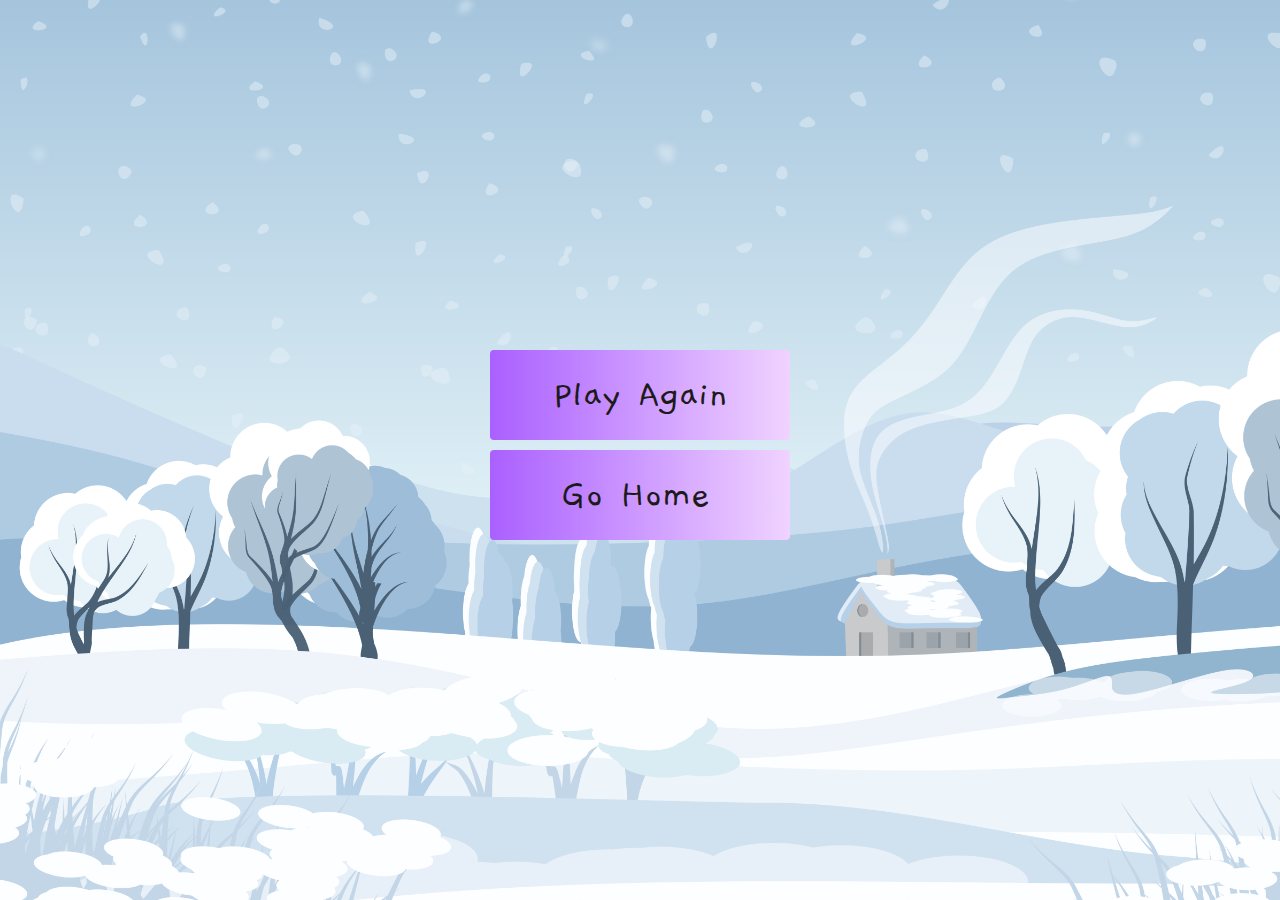
<file: end.html>
<!DOCTYPE html>
<html lang="en">
<head>
    <meta charset="UTF-8">
    <meta name="viewport" content="width=device-width, initial-scale=1.0">
    <title>Document</title>
    <link rel="stylesheet" href="style.css">
    <link rel="stylesheet" href="https://use.fontawesome.com/releases/v5.13.1/css/all.css" integrity="sha384-xxzQGERXS00kBmZW/6qxqJPyxW3UR0BPsL4c8ILaIWXva5kFi7TxkIIaMiKtqV1Q" crossorigin="anonymous">
</head>
<body>
    <div class="container">
        <div id="end" class="flex-center flex-column">
            <!-- <h1 id="finalScore">0</h1>
            <form class="end-form-container">
                <h2 id="end-text">Enter your name below to save your score!</h2>
                <input type="text" name="name" id="username" placeholder="Enter your name">
                <button class="btn" id="saveScoreBtn" type="submit" onclick="saveHighScore(event)" disabled>Save</button>
            </form> -->
            <a href="game.html" class="btn">Play Again</a>
            <a href="index.html" class="btn">Go Home<i class="fas fa-home"></i></a>
        </div>
    </div>
    <script src="end.js"></script>
</body>
</html>
</file>
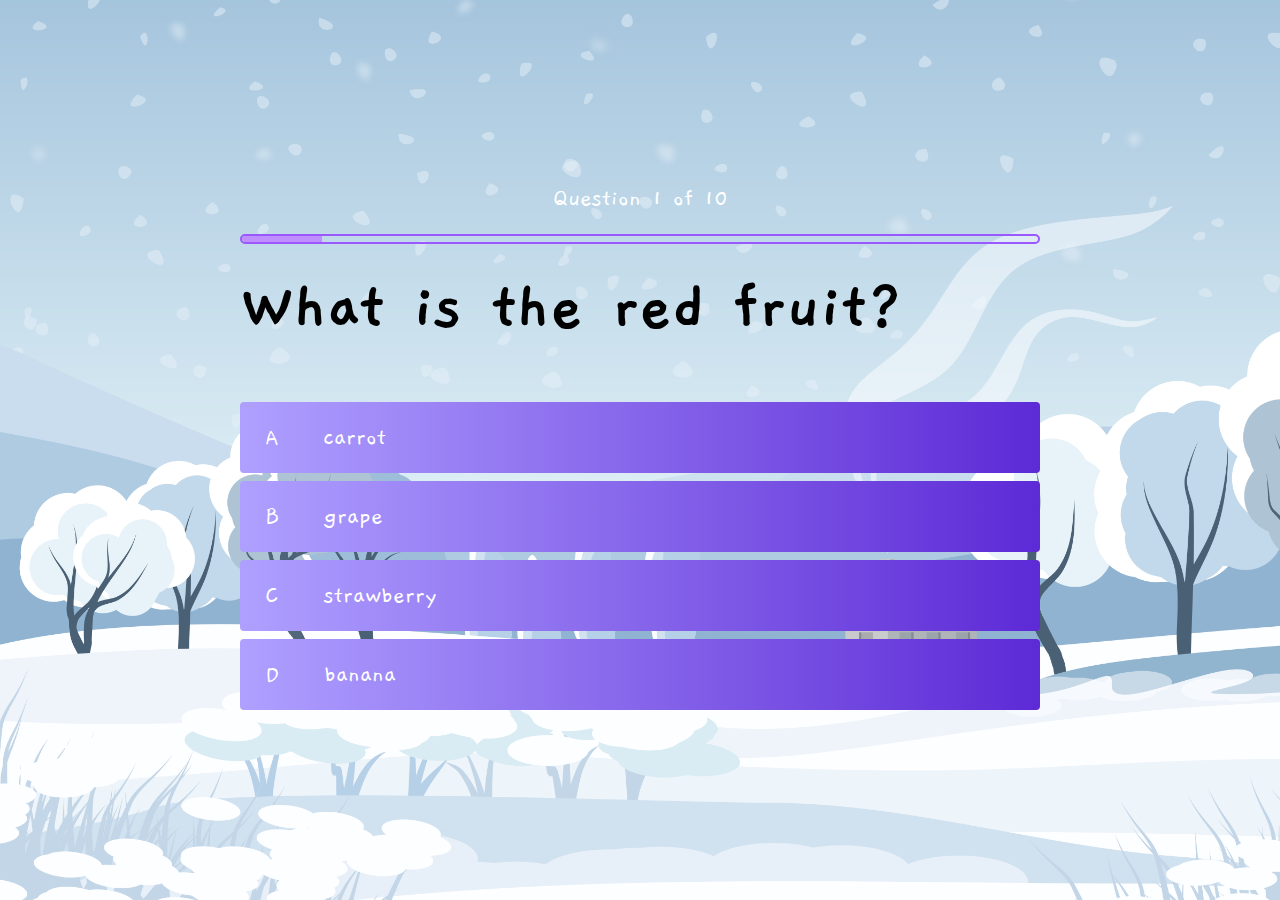
<file: game.html>
<!DOCTYPE html>
<html lang="en">
<head>
    <meta charset="UTF-8">
    <meta name="viewport" content="width=device-width, initial-scale=1.0">
    <title>Quiz Page</title>
    <link rel="stylesheet" href="style.css">
    <link rel="stylesheet" href="game.css">
</head>
<body>
    <div class="container">
        <div id="game" class="justify-center flex-column">
            <div id="hud">
                <div class="hud-item">
                    <p id="progressText" class="hud-prefix">
                        Question
                    </p>
                    <div id="progressBar">
                        <div id="progressBarFull"></div>
                    </div>
                </div>
                <div class="hud-item">
                    <p class="hud-prefix">
                        
                    </p>
                    <h1 class="hud-main-text" id="score">
                        
                    </h1>
                </div>
            </div> 
            <!-- 위에는 Question Score 표시. -->
            <h1 id="question">What is the answer to this question</h1>
            <div class="choice-container">
                <p class="choice-prefix">A</p>
                <p class="choice-text" data-number="1">Choice</p>
            </div>
            <div class="choice-container">
                <p class="choice-prefix">B</p>
                <p class="choice-text" data-number="2">Choice 2</p>
            </div>
            <div class="choice-container">
                <p class="choice-prefix">C</p>
                <p class="choice-text" data-number="3">Choice 3</p>
            </div>
            <div class="choice-container">
                <p class="choice-prefix">D</p>
                <p class="choice-text" data-number="4">Choice 4</p>
            </div>
        </div>
    </div>
    <script src="game.js"></script>
</body>
</html>
</file>
<file: style.css>
@import url('https://fonts.googleapis.com/css2?family=Gaegu:wght@700&family=Poor+Story&display=swap');

body{
    background-image: url('trees-4741364.png');
    background-size: cover;
    background-repeat: no-repeat;
}

*{
    box-sizing: border-box;
    margin: 0;
    padding: 0;
    font-size: 62.5%;
    font-family: 'Gaegu', cursive;
}

h1{
    font-size: 7rem;
    color: #000;
    margin-bottom: 5rem;
}

.sogae{
    font-size: 3rem;
    text-align: center;
    margin-bottom: 5rem;
}

h2{
    font-size: 4.2rem;
    margin-bottom: 4rem;
}

.container{
    width: 100vw;
    height: 100vh;
    display: flex;
    justify-content: center;
    align-items: center;
    max-width: 80rem;
    margin: 0 auto;
    padding: 2rem;
}

.flex-column{
    display: flex;
    flex-direction: column;
}

.flex-center{
    justify-content: center;
    align-items: center;
}

.justify-center{
    justify-content: center;
}

.text-center{
    text-align: center;
}

.hidden{
    display: none;
}

.btn{
    font-size: 4rem;
    padding: 2rem 0;
    width: 30rem;
    text-align: center;
    margin-bottom: 1rem;
    text-decoration: none;
    color: rgb(28, 26, 26);
    background: linear-gradient(90deg, rgb(170, 96, 255) 0%, rgb(240, 211, 255) 100%);
    border-radius: 4px;
}

.btn:hover{
    cursor: pointer;
    box-shadow: 0 0.4rem 1.4rem 0 rgba(136, 69, 175, 0.6);
    transition: tranform 150ms;
    transform: scale(1.03);
}

.btn[disabled]:hover{
    cursor: not-allowed;
    box-shadow: none;
    transform: none;
}

#highscore-btn{
    background: linear-gradient(90deg, rgb(44, 110, 253) 0%, rgb(208, 217, 255) 100%);
}

#highscore-btn:hover{
    box-shadow: 0 0.4rem 1.4rem 0 rgba(47, 107, 180, 0.6);
}

.fa-crown{
    font-size: 2.5rem;
    margin-left: 1rem;
}

/* End Page CSS */

.end-form-container{
    width: 100%;
    display: flex;
    flex-direction: column;
    align-items: center;
    max-width: 30rem;
}

input{
    margin-bottom: 1rem;
    width: 20rem;
    padding: 1.5rem;
    font-size: 1.8rem;
    border: none;
    box-shadow: 0 0.1rem 1.4rem 0 rgba(86, 185, 235, 0.5);
}

input::placeholder{
    color: #aaa;
}

#username{
    margin-bottom: 3rem;
    width: 100%;
    outline: none;
}

#end-text{
    font-size: 2.4rem;
    color: #fff;
    text-align: center;
}

#saveScoreBtn{
    border: none;
}

.fa-home{
    margin-left: 1rem;
    font-size: 2rem;
    color: rgb(28, 26, 26);
}

@media screen and (max-width: 650px) {
    html {
        font-size: 7px;
    }
    h1{
        font-size: 9rem;
    }
    .btn{
        font-size: 4rem;
    }
    .navbar-brand {
        font-size: 2rem;
    }
    body{
        background-image: url('trees-47413641.png');
        background-repeat: no-repeat;
        background-size: cover;
    }
    #question{
        font-size: 5rem;
    }
    .hud-prefix{
        text-align: center;
        font-size: 2rem;
    }
    
    #progressBar{
        width: 20rem;
        height: 1rem;
    }
}

@media screen and (max-width: 350px){
    html {
        font-size: 7px;
    }
    h1{
        font-size: 8.5rem;
    }
    .btn{
        font-size: 4rem;
    }
    .navbar-brand {
        font-size: 2rem;
    }
    body{
        background-image: url('trees-47413641.png');
        background-repeat: no-repeat;
        background-size: cover;
    }
    #question{
        font-size: 4rem;
    }
    .hud-prefix{
        text-align: center;
        font-size: 2rem;
    }
    
    #progressBar{
        width: 40rem;
        height: 1rem;
    }
}
</file>
<file: game.css>
body{
    color: #fff;
}

.choice-container{
    display: flex;
    margin-bottom: 0.8rem;
    width: 100%;
    border-radius: 4px;
    background: linear-gradient(90deg, rgb(175, 160, 255) 0%, rgb(93, 42, 214) 100%);
    font-size: 3rem;
    min-width: 80rem;
}

.choice-container:hover{
    cursor: pointer;
    box-shadow: 0 0.4rem 1.4rem 0 rgba(6, 103, 247, 0.5);
    transform: scale(1.02);
    transition: transform 100ms;
}

.choice-prefix{
    padding: 2rem 2.5rem;
    color: rgb(255, 255, 255);
    font-size: 2.5rem;
}

.choice-text{
    font-size: 2.5rem;
    padding: 2rem;
    width: 100%;
    color: rgb(255, 255, 255);
}

.correct{
    background: linear-gradient(90deg, rgb(240, 211, 255) 0%, rgb(170, 96, 255) 100%);
}

.incorrect{
    background: linear-gradient(90deg, rgb(208, 217, 255) 0%, rgb(44, 110, 253) 100%);
}

/* Heads up Display */
#hud{
    display: flex;
    justify-content: space-between;
}

.hud-prefix{
    text-align: center;
    font-size: 2.5rem;
}

.hud-main-text{
    text-align: center;
}

#progressBar{
    width: 80rem;
    height: 1rem;
    border: 0.2rem solid rgb(153, 89, 255);
    margin-top: 2rem;
    margin-bottom: 2rem;
    border-radius: 50px;
    overflow: hidden;
}

#progressBarFull{
    height: 100%;
    background:rgb(191, 142, 255);
    width: 0%;
}

@media screen and (max-width: 768px){
    .choice-container{
        min-width: 40rem;
    }
}

@media screen and (max-width: 650px){
    .hud-prefix{
        text-align: center;
        font-size: 2rem;
    }
    
    #progressBar{
        width: 45rem;
        height: 1rem;
    }
}

@media screen and (max-width: 400px){
    #progressBar{
        width: 40rem;
        height: 1rem;
    }
}
</file>
